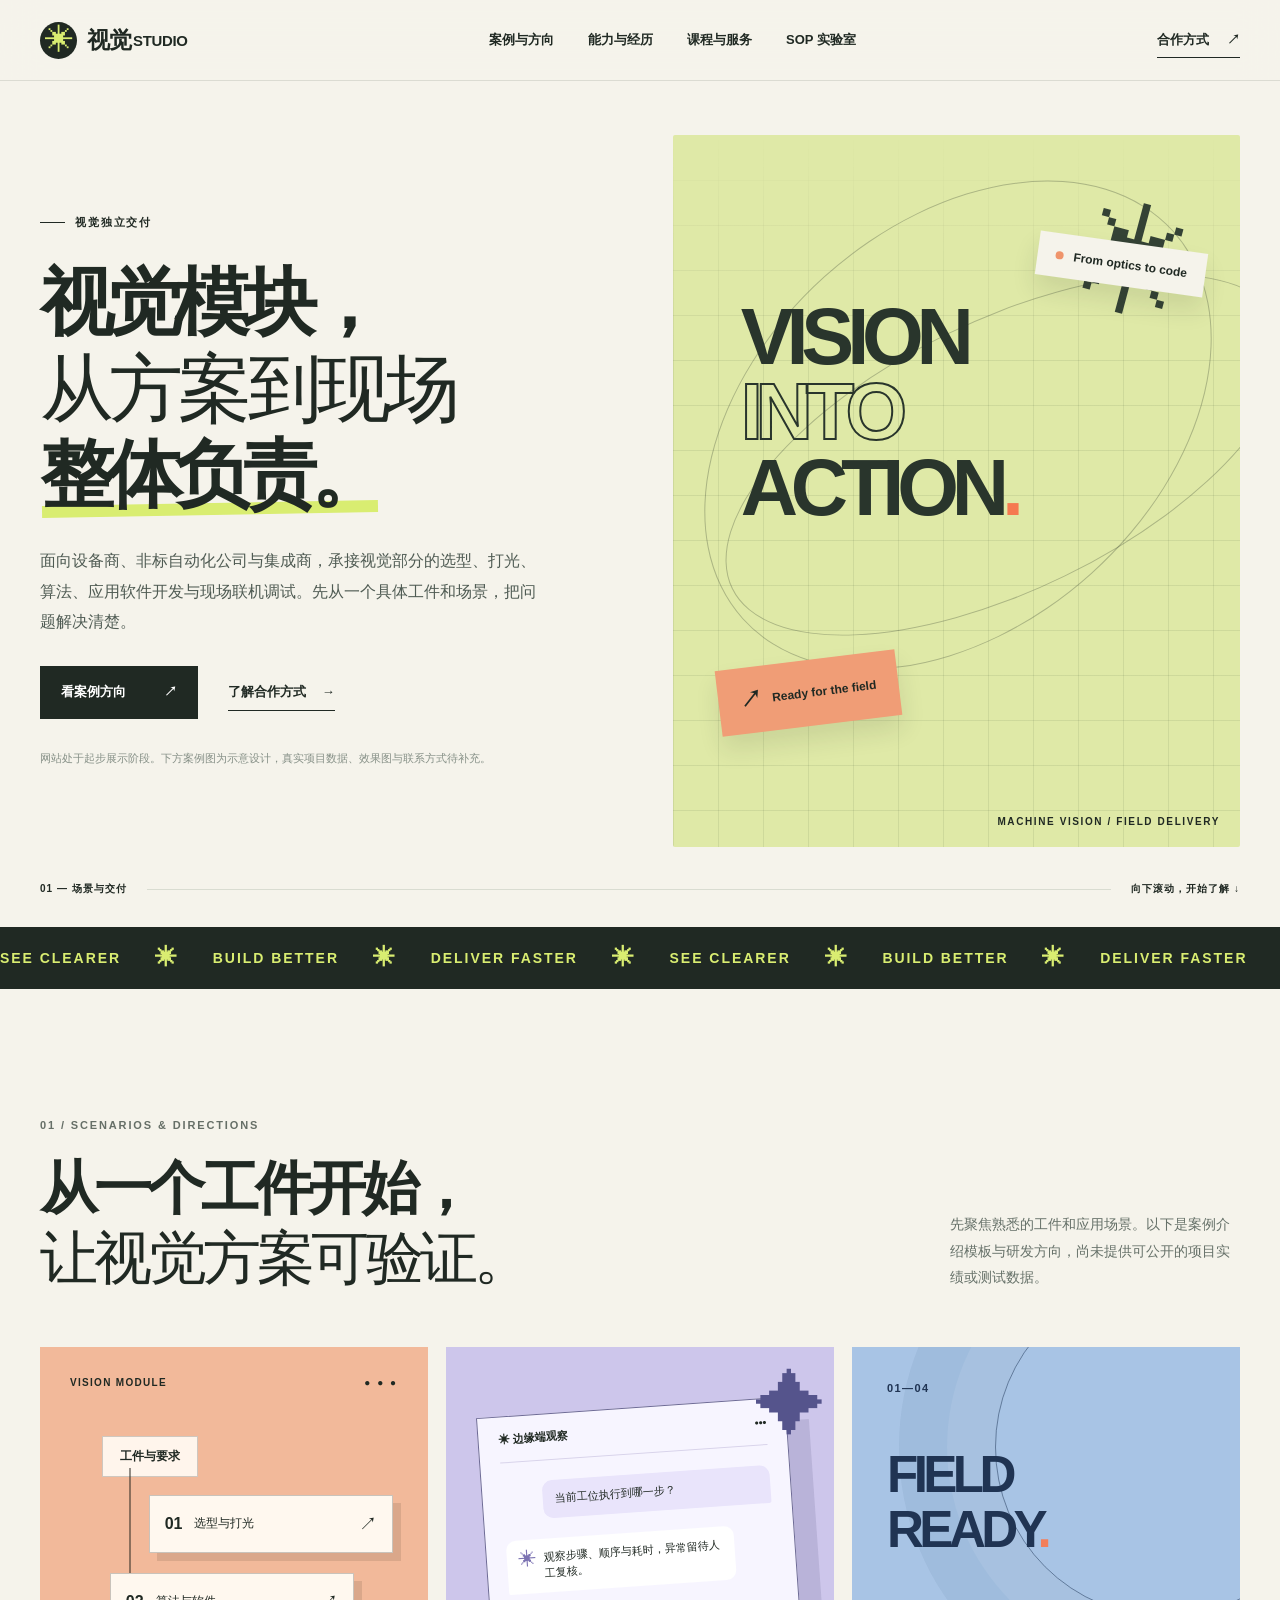
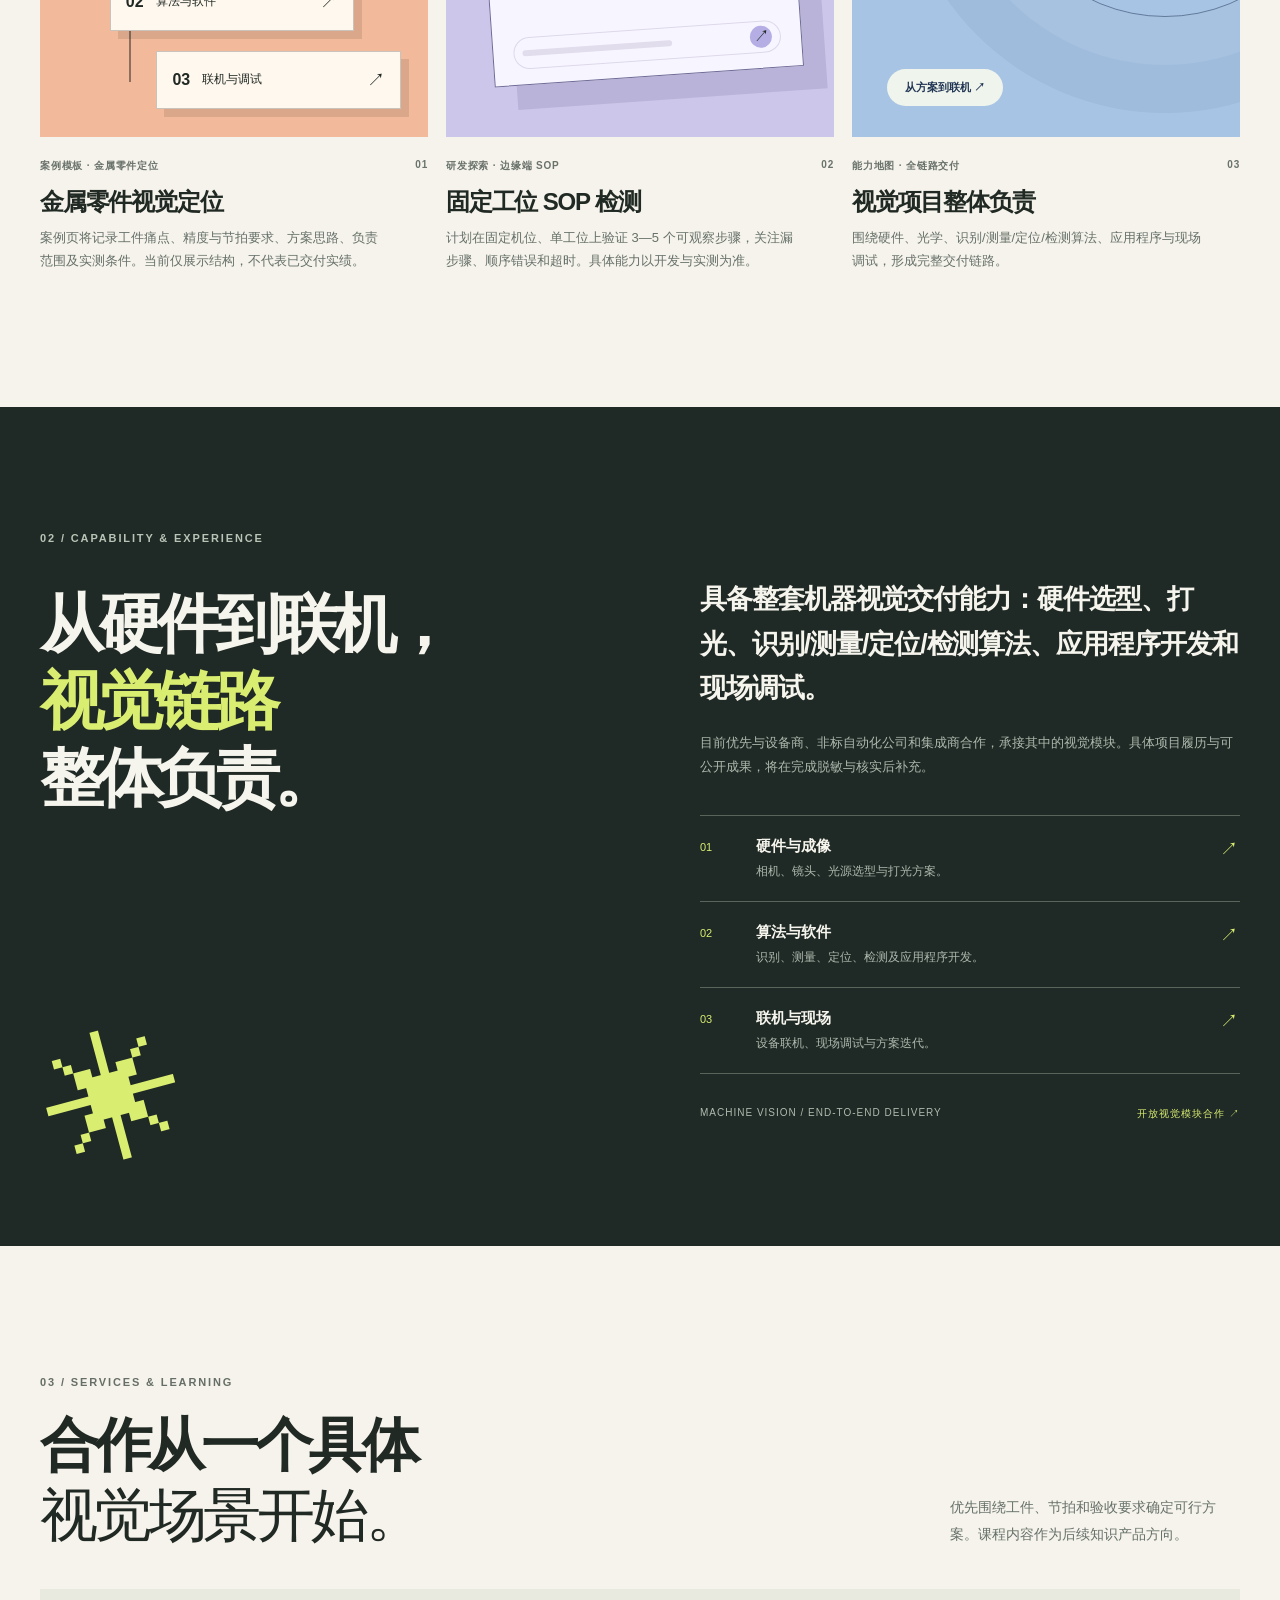
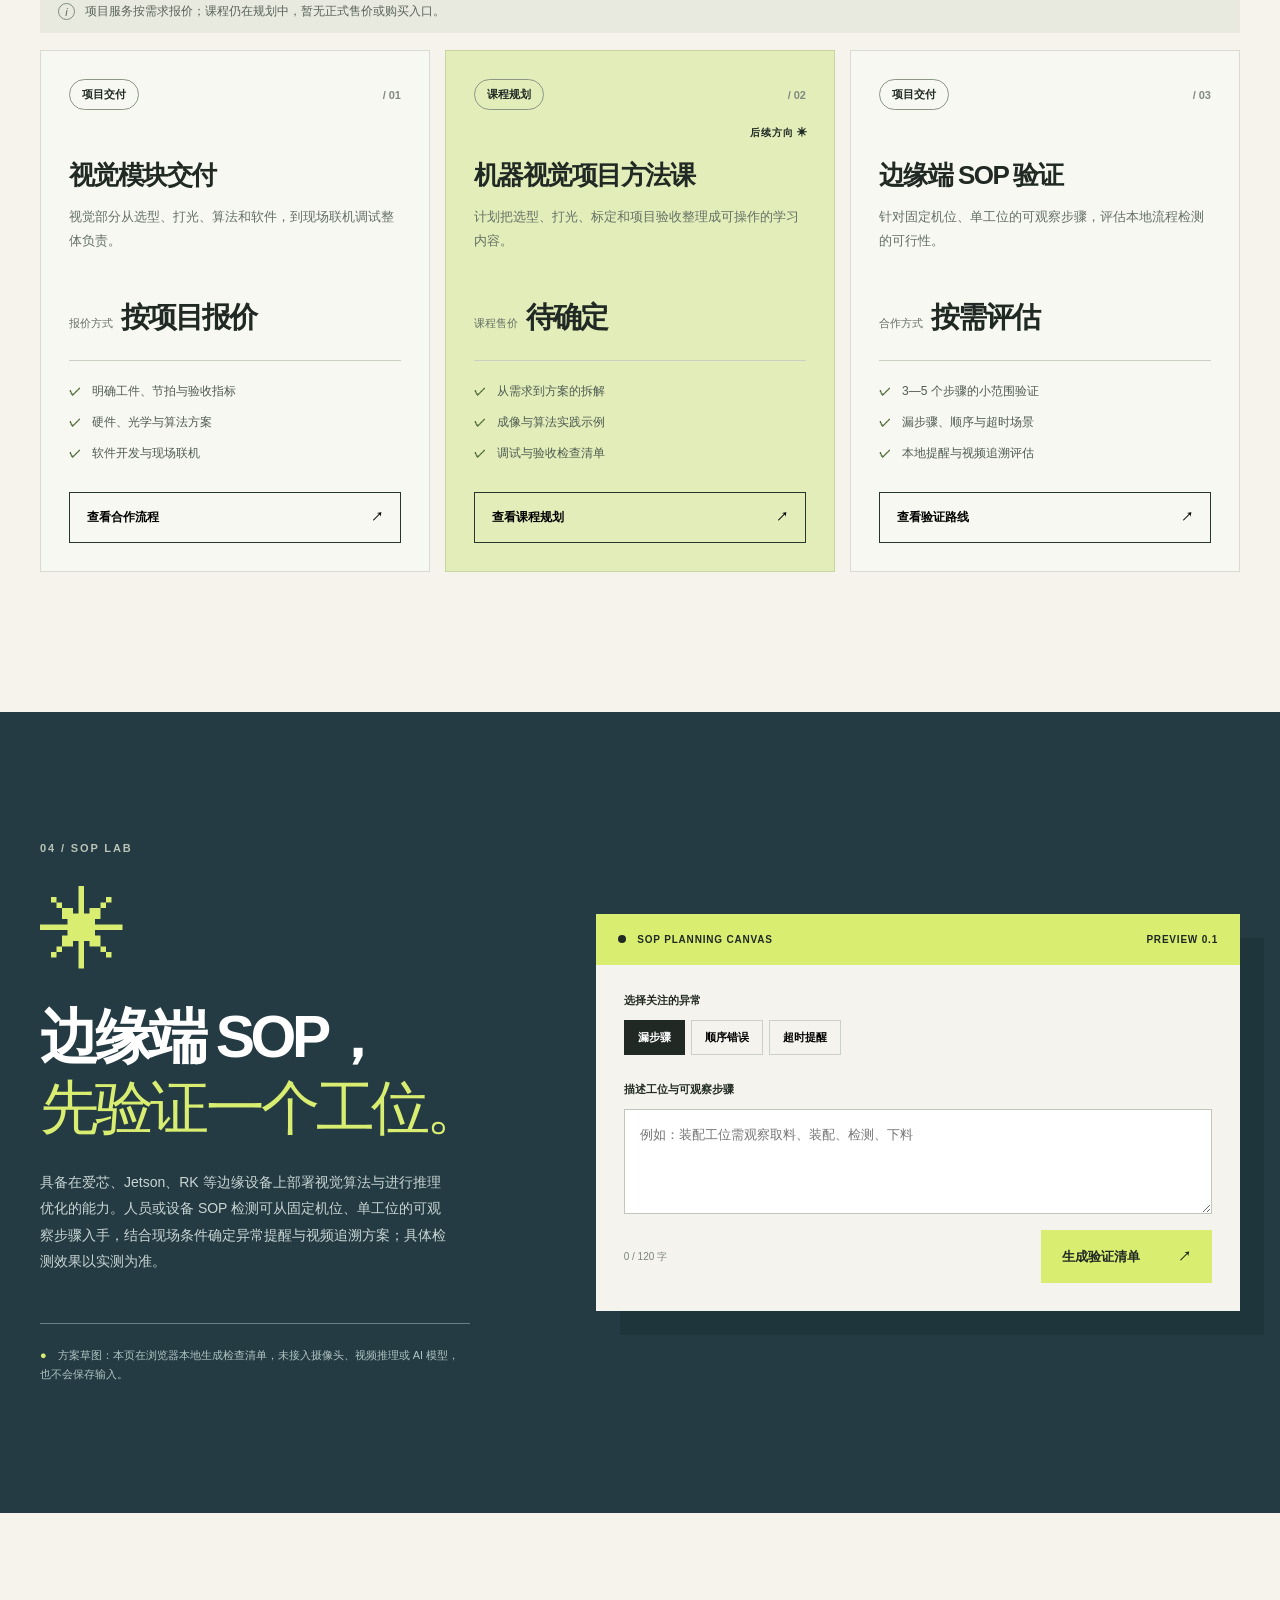
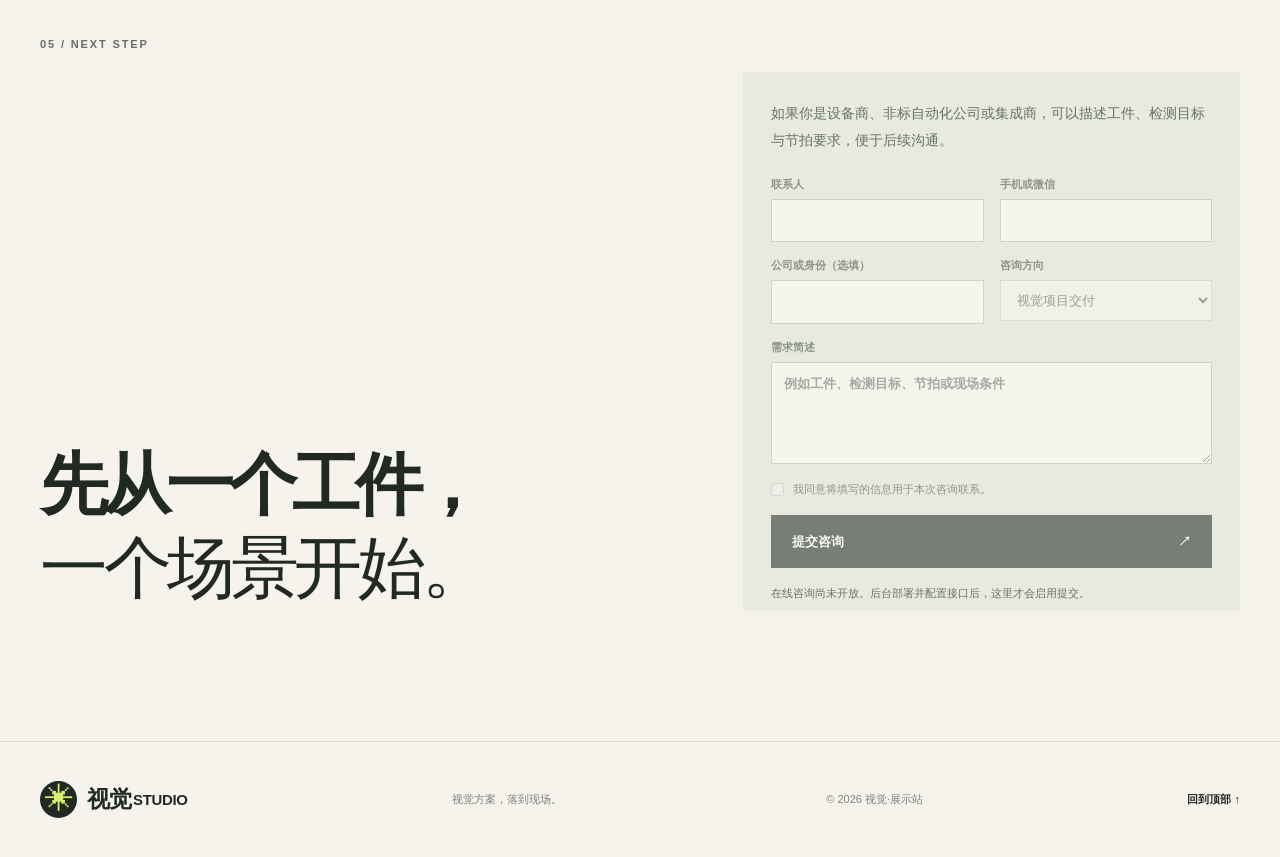
<file: index.html>
<!doctype html>
<html lang="zh-CN">
<head>
  <meta charset="UTF-8" />
  <meta name="viewport" content="width=device-width, initial-scale=1" />
  <meta name="theme-color" content="#f5f3eb" />
  <meta name="description" content="视觉独立交付：硬件选型、打光、算法、应用软件与现场联机调试。" />
  <meta name="vision-api-base" content="" />
  <title>视觉工坊|视觉整体交付</title>
  <link rel="icon" href="./favicon.svg" type="image/svg+xml" />
  <link rel="stylesheet" href="./styles.css" />
  <script src="./script.js" defer></script>
</head>
<body>
  <a class="skip-link" href="#main">跳到主要内容</a>
  <header class="site-header" id="top"><div class="nav-wrap shell">
    <a class="brand" href="#top" aria-label="视觉STUDIO，返回顶部"><span class="brand-mark" aria-hidden="true">✳</span><span>视觉<span class="brand-en">STUDIO</span></span></a>
    <button class="menu-toggle" type="button" aria-expanded="false" aria-controls="site-nav" aria-label="打开导航菜单"><span></span><span></span></button>
    <nav class="site-nav" id="site-nav" aria-label="主导航"><a href="#works">案例与方向</a><a href="#about">能力与经历</a><a href="#courses">课程与服务</a><a href="#agent">SOP 实验室</a></nav>
    <a class="nav-cta" href="#courses">合作方式 <span aria-hidden="true">↗</span></a>
  </div></header>

  <main id="main">
    <section class="hero shell" aria-labelledby="hero-title">
      <div class="hero-copy">
        <p class="eyebrow"><span class="eyebrow-line"></span> 视觉独立交付</p>
        <h1 id="hero-title">视觉模块，<br /><em>从方案到现场</em><br /><span class="highlight">整体负责。</span></h1>
        <p class="hero-lede">面向设备商、非标自动化公司与集成商，承接视觉部分的选型、打光、算法、应用软件开发与现场联机调试。先从一个具体工件和场景，把问题解决清楚。</p>
        <div class="hero-actions"><a class="button button-dark" href="#works">看案例方向 <span aria-hidden="true">↗</span></a><a class="text-link" href="#courses">了解合作方式 <span aria-hidden="true">→</span></a></div>
        <p class="draft-note">网站处于起步展示阶段。下方案例图为示意设计，真实项目数据、效果图与联系方式待补充。</p>
      </div>
      <div class="hero-visual" role="img" aria-label="机器视觉从成像到交付的概念插画"><div class="visual-grid"></div><div class="visual-orbit orbit-one"></div><div class="visual-orbit orbit-two"></div><div class="visual-star star-a">✳</div><div class="visual-star star-b">✳</div><div class="hero-art-title">VISION<br /><span>INTO</span><br />ACTION<span class="period">.</span></div><div class="visual-sticker sticker-top"><span class="sticker-dot"></span> From optics to code</div><div class="visual-sticker sticker-bottom"><span aria-hidden="true">↗</span> Ready for the field</div><div class="visual-caption">MACHINE VISION / FIELD DELIVERY</div></div>
      <div class="hero-index"><span>01 — 场景与交付</span><span class="hero-index-line"></span><span>向下滚动，开始了解 <span aria-hidden="true">↓</span></span></div>
    </section>
    <div class="marquee" aria-hidden="true"><div class="marquee-inner">SEE CLEARER <span>✳</span> BUILD BETTER <span>✳</span> DELIVER FASTER <span>✳</span> SEE CLEARER <span>✳</span> BUILD BETTER <span>✳</span> DELIVER FASTER <span>✳</span></div></div>

    <section class="section works-section shell" id="works" aria-labelledby="works-title">
      <div class="section-heading"><div><p class="section-index">01 / SCENARIOS & DIRECTIONS</p><h2 id="works-title">从一个工件开始，<br /><em>让视觉方案可验证。</em></h2></div><p>先聚焦熟悉的工件和应用场景。以下是案例介绍模板与研发方向，尚未提供可公开的项目实绩或测试数据。</p></div>
      <div class="work-grid">
        <article class="work-card work-orange"><div class="work-art art-flow" aria-hidden="true"><div class="flow-top">VISION MODULE <span>● ● ●</span></div><div class="flow-chip">工件与要求</div><div class="flow-connector"></div><div class="flow-card"><b>01</b><span>选型与打光</span><i>↗</i></div><div class="flow-card second"><b>02</b><span>算法与软件</span><i>↗</i></div><div class="flow-card third"><b>03</b><span>联机与调试</span><i>↗</i></div></div><div class="work-meta"><span>案例模板 · 金属零件定位</span><span>01</span></div><h3>金属零件视觉定位</h3><p>案例页将记录工件痛点、精度与节拍要求、方案思路、负责范围及实测条件。当前仅展示结构，不代表已交付实绩。</p></article>
        <article class="work-card work-lavender"><div class="work-art art-agent" aria-hidden="true"><div class="agent-window"><div class="agent-window-head"><span>✳ 边缘端观察</span><span>•••</span></div><div class="agent-chat user-chat">当前工位执行到哪一步？</div><div class="agent-chat bot-chat"><span>✳</span> 观察步骤、顺序与耗时，异常留待人工复核。</div><div class="agent-bar"><span></span><i>↗</i></div></div><div class="agent-spark">✦</div></div><div class="work-meta"><span>研发探索 · 边缘端 SOP</span><span>02</span></div><h3>固定工位 SOP 检测</h3><p>计划在固定机位、单工位上验证 3—5 个可观察步骤，关注漏步骤、顺序错误和超时。具体能力以开发与实测为准。</p></article>
        <article class="work-card work-blue"><div class="work-art art-learning" aria-hidden="true"><div class="learning-arc"></div><div class="learning-number">01—04</div><div class="learning-title">FIELD<br />READY<span>.</span></div><div class="learning-chip">从方案到联机 ↗</div></div><div class="work-meta"><span>能力地图 · 全链路交付</span><span>03</span></div><h3>视觉项目整体负责</h3><p>围绕硬件、光学、识别/测量/定位/检测算法、应用程序与现场调试，形成完整交付链路。</p></article>
      </div>
    </section>

    <section class="about-section" id="about" aria-labelledby="about-title"><div class="shell about-grid"><div class="about-left"><p class="section-index light">02 / CAPABILITY & EXPERIENCE</p><h2 id="about-title">从硬件到联机，<br /><span>视觉链路</span><br />整体负责。</h2><div class="about-flower" aria-hidden="true">✳</div></div><div class="about-right"><p class="about-intro">具备整套机器视觉交付能力：硬件选型、打光、识别/测量/定位/检测算法、应用程序开发和现场调试。</p><p class="about-sub">目前优先与设备商、非标自动化公司和集成商合作，承接其中的视觉模块。具体项目履历与可公开成果，将在完成脱敏与核实后补充。</p><div class="journey"><div class="journey-item"><span>01</span><div><h3>硬件与成像</h3><p>相机、镜头、光源选型与打光方案。</p></div><b>↗</b></div><div class="journey-item"><span>02</span><div><h3>算法与软件</h3><p>识别、测量、定位、检测及应用程序开发。</p></div><b>↗</b></div><div class="journey-item"><span>03</span><div><h3>联机与现场</h3><p>设备联机、现场调试与方案迭代。</p></div><b>↗</b></div></div><div class="about-foot"><span>MACHINE VISION / END-TO-END DELIVERY</span><span>开放视觉模块合作 <span aria-hidden="true">↗</span></span></div></div></div></section>

    <section class="section courses-section shell" id="courses" aria-labelledby="courses-title"><div class="section-heading courses-heading"><div><p class="section-index">03 / SERVICES & LEARNING</p><h2 id="courses-title">合作从一个具体<br /><em>视觉场景开始。</em></h2></div><p>优先围绕工件、节拍和验收要求确定可行方案。课程内容作为后续知识产品方向。</p></div><div class="pricing-notice"><span class="notice-icon">i</span> 项目服务按需求报价；课程仍在规划中，暂无正式售价或购买入口。</div><div class="pricing-grid">
      <article class="price-card"><div class="price-card-top"><span class="offer-type">项目交付</span><span class="offer-id">/ 01</span></div><h3>视觉模块交付</h3><p class="offer-description">视觉部分从选型、打光、算法和软件，到现场联机调试整体负责。</p><div class="price"><small>报价方式</small><strong class="custom-price">按项目报价</strong></div><ul><li>明确工件、节拍与验收指标</li><li>硬件、光学与算法方案</li><li>软件开发与现场联机</li></ul><button class="offer-button" type="button" data-course="foundation">查看合作流程 <span aria-hidden="true">↗</span></button></article>
      <article class="price-card featured"><div class="price-card-top"><span class="offer-type">课程规划</span><span class="offer-id">/ 02</span></div><span class="popular-tag">后续方向 ✳</span><h3>机器视觉项目方法课</h3><p class="offer-description">计划把选型、打光、标定和项目验收整理成可操作的学习内容。</p><div class="price"><small>课程售价</small><strong class="custom-price">待确定</strong></div><ul><li>从需求到方案的拆解</li><li>成像与算法实践示例</li><li>调试与验收检查清单</li></ul><button class="offer-button" type="button" data-course="agent">查看课程规划 <span aria-hidden="true">↗</span></button></article>
      <article class="price-card"><div class="price-card-top"><span class="offer-type">项目交付</span><span class="offer-id">/ 03</span></div><h3>边缘端 SOP 验证</h3><p class="offer-description">针对固定机位、单工位的可观察步骤，评估本地流程检测的可行性。</p><div class="price"><small>合作方式</small><strong class="custom-price">按需评估</strong></div><ul><li>3—5 个步骤的小范围验证</li><li>漏步骤、顺序与超时场景</li><li>本地提醒与视频追溯评估</li></ul><button class="offer-button" type="button" data-course="consulting">查看验证路线 <span aria-hidden="true">↗</span></button></article>
    </div></section>

    <section class="agent-section" id="agent" aria-labelledby="agent-title"><div class="shell agent-grid"><div class="agent-intro"><p class="section-index light">04 / SOP LAB</p><div class="agent-symbol" aria-hidden="true">✳</div><h2 id="agent-title">边缘端 SOP，<br /><em>先验证一个工位。</em></h2><p>具备在爱芯、Jetson、RK 等边缘设备上部署视觉算法与进行推理优化的能力。人员或设备 SOP 检测可从固定机位、单工位的可观察步骤入手，结合现场条件确定异常提醒与视频追溯方案；具体检测效果以实测为准。</p><div class="agent-disclaimer"><span>●</span> 方案草图：本页在浏览器本地生成检查清单，未接入摄像头、视频推理或 AI 模型，也不会保存输入。</div></div><div class="agent-demo"><div class="demo-head"><span><i></i> SOP PLANNING CANVAS</span><span>PREVIEW 0.1</span></div><div class="demo-body"><p class="demo-label">选择关注的异常</p><div class="prompt-tabs" role="tablist" aria-label="选择 SOP 异常类型"><button type="button" role="tab" aria-selected="true" data-mode="content">漏步骤</button><button type="button" role="tab" aria-selected="false" data-mode="course">顺序错误</button><button type="button" role="tab" aria-selected="false" data-mode="workflow">超时提醒</button></div><label class="demo-label" for="idea-input">描述工位与可观察步骤</label><textarea id="idea-input" rows="3" maxlength="120" placeholder="例如：装配工位需观察取料、装配、检测、下料"></textarea><div class="demo-action"><span><span id="char-count">0</span> / 120 字</span><button class="button button-accent" id="generate-button" type="button">生成验证清单 <span aria-hidden="true">↗</span></button></div><div class="demo-result" id="demo-result" aria-live="polite" hidden><div class="result-top"><span>你的验证清单</span><button type="button" id="copy-result">复制内容</button></div><div id="result-content"></div></div></div></div></div></section>

    <section class="closing-section shell" id="contact"><p class="section-index">05 / NEXT STEP</p><div class="closing-grid"><h2>先从一个工件，<br /><em>一个场景开始。</em></h2><div class="contact-panel"><p>如果你是设备商、非标自动化公司或集成商，可以描述工件、检测目标与节拍要求，便于后续沟通。</p><form id="inquiry-form"><fieldset id="inquiry-fields" disabled><div class="contact-fields"><label>联系人 <input name="name" type="text" maxlength="60" autocomplete="name" required /></label><label>手机或微信 <input name="contact" type="text" maxlength="100" autocomplete="tel" required /></label><label>公司或身份（选填） <input name="company" type="text" maxlength="100" autocomplete="organization" /></label><label>咨询方向 <select name="type" required><option value="vision">视觉项目交付</option><option value="sop">边缘端 SOP 验证</option></select></label></div><label class="contact-description">需求简述 <textarea name="description" rows="4" maxlength="1000" placeholder="例如工件、检测目标、节拍或现场条件" required></textarea></label><label class="contact-consent"><input name="consent" type="checkbox" required /> 我同意将填写的信息用于本次咨询联系。</label><div class="contact-honeypot" aria-hidden="true"><label>请勿填写 <input name="website" type="text" tabindex="-1" autocomplete="off" /></label></div><button class="button button-dark" type="submit">提交咨询 <span aria-hidden="true">↗</span></button></fieldset></form><p class="contact-status" id="inquiry-status" role="status" aria-live="polite">在线咨询尚未开放。后台部署并配置接口后，这里才会启用提交。</p></div></div></section>
  </main>
  <footer class="site-footer"><div class="shell footer-inner"><a class="brand" href="#top"><span class="brand-mark" aria-hidden="true">✳</span><span>视觉<span class="brand-en">STUDIO</span></span></a><span>视觉方案，落到现场。</span><span>© <span id="year">2026</span> 视觉·展示站</span><a href="#top">回到顶部 ↑</a></div></footer>
  <dialog class="course-dialog" id="course-dialog" aria-labelledby="dialog-title"><button class="dialog-close" type="button" aria-label="关闭详情">×</button><p class="section-index" id="dialog-kicker"></p><h2 id="dialog-title"></h2><p id="dialog-description"></p><div id="dialog-content"></div><a class="button button-dark dialog-inquiry" id="dialog-inquiry" href="#contact" hidden>咨询这个方向 <span aria-hidden="true">↗</span></a><p class="dialog-note">服务范围与课程内容以正式沟通及后续发布为准。</p></dialog>
  <div class="toast" id="toast" role="status" aria-live="polite"></div>
</body>
</html>
</file>
<file: styles.css>
:root{--paper:#f5f3eb;--ink:#202923;--muted:#68716b;--line:#d9dcd1;--lime:#d9ed71;--orange:#ef946b;--purple:#cfc9f3;--blue:#9bbbe8;--sans:'DM Sans','Noto Sans SC','Microsoft YaHei',sans-serif;--display:'Manrope','Noto Sans SC','Microsoft YaHei',sans-serif}
*{box-sizing:border-box}html{scroll-behavior:smooth;scroll-padding-top:90px}body{margin:0;background:var(--paper);color:var(--ink);font-family:var(--sans);-webkit-font-smoothing:antialiased}button,input,textarea{font:inherit}button{cursor:pointer}a{color:inherit;text-decoration:none}img{max-width:100%}::selection{background:var(--lime);color:var(--ink)}.shell{width:min(100% - 80px,1440px);margin-inline:auto}.skip-link{position:absolute;z-index:100;left:16px;top:-60px;background:var(--ink);color:white;padding:12px 18px}.skip-link:focus{top:12px}.site-header{position:sticky;top:0;z-index:20;background:rgba(245,243,235,.92);border-bottom:1px solid rgba(32,41,35,.12);backdrop-filter:blur(18px)}.nav-wrap{height:80px;display:flex;align-items:center;gap:48px}.brand{display:inline-flex;align-items:center;gap:10px;font-family:var(--display);font-weight:800;font-size:23px;white-space:nowrap;letter-spacing:-1.5px}.brand-mark{display:grid;place-items:center;background:var(--ink);color:var(--lime);width:37px;height:37px;border-radius:50%;font-size:29px;font-weight:400;line-height:1}.brand-en{font-size:.65em;vertical-align:2px;letter-spacing:-.3px;margin-left:3px}.site-nav{display:flex;align-items:center;gap:34px;margin:auto;font-size:13px;font-weight:600}.site-nav a{transition:opacity .2s}.site-nav a:hover{opacity:.55}.nav-cta{font-size:13px;font-weight:700;border-bottom:1px solid var(--ink);padding:8px 0;white-space:nowrap}.nav-cta span{margin-left:14px}.menu-toggle{display:none}.hero{min-height:690px;display:grid;grid-template-columns:1.03fr .97fr;column-gap:30px;position:relative;padding-top:54px;padding-bottom:80px}.hero-copy{padding:80px 0 80px;display:flex;align-items:flex-start;flex-direction:column}.eyebrow,.section-index{font-size:11px;letter-spacing:.17em;font-weight:800;text-transform:uppercase}.eyebrow{display:flex;align-items:center;gap:10px;margin:0 0 30px}.eyebrow-line{display:block;width:25px;height:1px;background:var(--ink)}h1,h2,h3,p{margin-top:0}.hero h1{font-family:var(--display);font-weight:800;letter-spacing:-.085em;font-size:clamp(55px,5.8vw,91px);line-height:1.16;margin:0 0 28px}.hero h1 em,.section h2 em,.agent-intro h2 em,.closing-section h2 em{font-family:Georgia,'Noto Serif SC',serif;font-style:normal;font-weight:400;letter-spacing:-.065em}.hero h1 .highlight{position:relative;white-space:nowrap}.hero h1 .highlight:after{content:'';position:absolute;left:2px;right:0;bottom:1px;height:12px;z-index:-1;background:var(--lime);transform:rotate(-1deg)}.hero-lede{font-size:16px;line-height:1.9;color:#4f5b53;max-width:510px;margin:0 0 28px}.hero-actions{display:flex;align-items:center;gap:30px}.button{display:inline-flex;align-items:center;justify-content:space-between;gap:38px;min-height:53px;padding:0 20px;border:1px solid transparent;font-size:13px;font-weight:700;transition:transform .2s,background .2s}.button:hover,.offer-button:hover{transform:translateY(-3px)}.button-dark{background:var(--ink);color:white}.button-dark:hover{background:#39463c}.button-accent{background:var(--lime);color:var(--ink)}.button-accent:hover{background:#e8f5a3}.text-link{font-size:13px;font-weight:700;border-bottom:1px solid var(--ink);padding:9px 0}.text-link span{margin-left:12px}.draft-note{font-size:11px;color:#869087;line-height:1.7;margin:30px 0 0;max-width:475px}.hero-visual{position:relative;overflow:hidden;min-height:620px;background:#dfe9a7;border-radius:2px}.visual-grid{position:absolute;inset:0;background-image:linear-gradient(rgba(43,56,42,.09) 1px,transparent 1px),linear-gradient(90deg,rgba(43,56,42,.09) 1px,transparent 1px);background-size:45px 45px;mask-image:linear-gradient(to bottom,transparent,#000 30%,#000)}.visual-orbit{position:absolute;border:1px solid rgba(37,49,37,.28);border-radius:50%;transform:rotate(-26deg)}.orbit-one{width:610px;height:270px;top:185px;left:5%}.orbit-two{width:400px;height:580px;top:0;left:15%;transform:rotate(48deg)}.visual-star{position:absolute;color:#344235;line-height:1}.star-a{font-size:120px;right:8%;top:10%;transform:rotate(15deg)}.star-b{font-size:38px;left:9%;bottom:19%}.hero-art-title{position:absolute;z-index:2;left:12%;top:23%;font-family:var(--display);font-size:clamp(66px,6.2vw,105px);line-height:.95;letter-spacing:-.09em;font-weight:800;color:#29352c}.hero-art-title>span:not(.period){color:transparent;-webkit-text-stroke:2px #29352c}.period{color:#f57950}.visual-sticker{position:absolute;z-index:3;display:flex;align-items:center;gap:10px;box-shadow:0 14px 25px rgba(40,50,35,.11);font-size:12px;font-weight:700}.sticker-top{right:6%;top:15%;background:var(--paper);padding:15px 18px;transform:rotate(8deg)}.sticker-bottom{left:8%;bottom:17%;background:#f09d76;padding:18px 22px;transform:rotate(-7deg)}.sticker-bottom>span{font-size:22px}.sticker-dot{width:8px;height:8px;border-radius:50%;background:#ef946b}.visual-caption{position:absolute;bottom:20px;right:20px;font-size:10px;letter-spacing:.16em;font-weight:800}.hero-index{position:absolute;bottom:31px;left:0;right:0;display:flex;align-items:center;gap:20px;font-size:10px;letter-spacing:.1em;font-weight:700;text-transform:uppercase}.hero-index-line{height:1px;background:var(--line);flex:1}.marquee{overflow:hidden;background:var(--ink);color:var(--lime);padding:18px 0;font-family:var(--display);font-size:14px;letter-spacing:.14em;font-weight:800;white-space:nowrap}.marquee-inner{width:max-content;animation:move 35s linear infinite}.marquee span{margin:0 28px;font-size:22px;vertical-align:-2px}@keyframes move{to{transform:translateX(-50%)}}.section{padding-top:130px;padding-bottom:135px}.section-heading{display:flex;align-items:end;justify-content:space-between;gap:40px;margin-bottom:52px}.section-index{margin:0 0 22px;color:#666f67}.section h2,.closing-section h2{font-family:var(--display);font-weight:800;letter-spacing:-.075em;font-size:clamp(42px,4.5vw,70px);line-height:1.22;margin:0}.section-heading>p{width:290px;font-size:14px;line-height:1.9;color:#667169;margin-bottom:4px}.work-grid{display:grid;grid-template-columns:repeat(3,1fr);gap:18px}.work-card{min-width:0}.work-art{height:390px;position:relative;overflow:hidden;margin-bottom:22px}.work-orange .work-art{background:#f2b99a}.work-lavender .work-art{background:#cdc6eb}.work-blue .work-art{background:#a8c4e5}.work-meta{display:flex;justify-content:space-between;font-size:10px;font-weight:800;letter-spacing:.08em;color:#69726b;text-transform:uppercase;margin-bottom:13px}.work-card h3{font-family:var(--display);font-size:24px;letter-spacing:-.05em;margin:0 0 8px}.work-card>p{font-size:13px;line-height:1.8;color:#667169;max-width:350px;margin:0}.art-flow{padding:30px}.flow-top{display:flex;justify-content:space-between;font-size:10px;letter-spacing:.13em;font-weight:800}.flow-top span{letter-spacing:2px}.flow-chip{position:absolute;left:16%;top:23%;background:#fff5ec;padding:11px 17px;font-size:12px;font-weight:700;border:1px solid rgba(40,38,32,.22)}.flow-connector{position:absolute;top:31%;left:23%;width:2px;height:55%;background:rgba(40,38,32,.5)}.flow-card{position:absolute;left:28%;top:38%;right:9%;height:58px;background:#fff8ef;display:flex;align-items:center;gap:12px;padding:0 15px;border:1px solid rgba(40,38,32,.25);box-shadow:8px 8px 0 rgba(42,35,31,.12);font-size:12px}.flow-card b{font-family:var(--display);font-size:16px}.flow-card i{font-style:normal;margin-left:auto;font-size:18px}.flow-card.second{top:58%;left:18%;right:19%}.flow-card.third{top:78%;left:30%;right:7%}.art-agent{display:grid;place-items:center}.agent-window{width:80%;height:270px;background:#f7f5ff;box-shadow:22px 24px 0 rgba(47,44,82,.12);transform:rotate(-4deg);border:1px solid #6e6b96;position:relative;padding:0 20px}.agent-window-head{height:46px;display:flex;align-items:center;justify-content:space-between;border-bottom:1px solid #d9d4eb;font-size:11px;font-weight:800}.agent-chat{font-size:11px;padding:11px 12px;line-height:1.45;max-width:85%;margin-top:20px}.user-chat{margin-left:auto;background:#e9e4fb;border-radius:10px 10px 2px 10px}.bot-chat{display:flex;align-items:flex-start;gap:7px;background:white;border-radius:10px 10px 10px 2px}.bot-chat span{color:#7b72b2;font-size:18px;line-height:1}.agent-bar{position:absolute;bottom:15px;left:20px;right:20px;height:32px;border:1px solid #ded9ea;border-radius:18px;display:flex;align-items:center;justify-content:space-between;padding:0 8px}.agent-bar span{height:6px;width:60%;background:#e2ddec;border-radius:3px}.agent-bar i{display:grid;place-items:center;width:22px;height:22px;background:#b4aee5;border-radius:50%;font-style:normal}.agent-spark{position:absolute;font-size:70px;color:#55548c;right:2%;top:5%}.art-learning{padding:35px;color:#203453}.learning-arc{position:absolute;right:-95px;top:-70px;width:340px;height:340px;border:1px solid rgba(28,51,82,.5);border-radius:50%;box-shadow:0 0 0 48px rgba(255,255,255,.08),0 0 0 96px rgba(28,51,82,.06)}.learning-number{font-size:11px;letter-spacing:.13em;font-weight:800}.learning-title{position:absolute;left:35px;top:100px;font-family:var(--display);font-size:clamp(40px,4vw,67px);font-weight:800;line-height:1.08;letter-spacing:-.09em}.learning-title span{color:#f37e59}.learning-chip{position:absolute;left:35px;bottom:31px;background:#eff4ec;border-radius:30px;padding:11px 18px;font-size:11px;font-weight:800}.about-section{background:#1f2925;color:#f6f5ed;padding:125px 0}.about-grid{display:grid;grid-template-columns:1fr 1fr;gap:10%;min-height:520px}.section-index.light{color:#b9c3b6}.about-left{display:flex;flex-direction:column}.about-left h2{font-family:var(--display);font-size:clamp(55px,5vw,82px);line-height:1.2;letter-spacing:-.085em;margin:20px 0}.about-left h2 span{color:var(--lime)}.about-flower{margin-top:auto;color:var(--lime);font-size:140px;line-height:1;transform:rotate(-15deg)}.about-right{padding-top:45px}.about-intro{font-size:clamp(22px,2.1vw,32px);font-weight:600;line-height:1.65;letter-spacing:-.04em;margin:0 0 20px}.about-sub{font-size:13px;line-height:1.9;color:#aeb9ae;max-width:570px;margin-bottom:35px}.journey{border-top:1px solid #59655b}.journey-item{display:grid;grid-template-columns:44px 1fr 20px;gap:12px;padding:21px 0;border-bottom:1px solid #59655b}.journey-item>span{font-size:11px;color:var(--lime);margin-top:4px}.journey-item h3{font-size:15px;margin:0 0 7px}.journey-item p{font-size:12px;color:#adb9ae;margin:0}.journey-item b{font-size:18px;font-weight:400;color:var(--lime)}.about-foot{display:flex;justify-content:space-between;gap:15px;margin-top:33px;font-size:10px;letter-spacing:.1em;color:#afbbaf}.about-foot span:last-child{color:var(--lime)}.courses-section{padding-bottom:140px}.courses-heading{margin-bottom:38px}.pricing-notice{display:flex;align-items:center;gap:10px;background:#e9eadf;color:#59635a;font-size:12px;line-height:1.5;padding:13px 18px;margin-bottom:17px}.notice-icon{display:grid;place-items:center;width:17px;height:17px;border:1px solid #7f8a7e;border-radius:50%;font-size:11px;flex:none;font-style:italic}.pricing-grid{display:grid;grid-template-columns:repeat(3,1fr);gap:15px}.price-card{position:relative;border:1px solid #d7dbd0;background:#f8f8f2;padding:28px;min-height:520px;display:flex;flex-direction:column}.price-card.featured{background:#e3edba;border-color:#c9d59e}.price-card-top{display:flex;justify-content:space-between;align-items:center;margin-bottom:48px;font-size:11px;font-weight:800}.offer-type{border:1px solid #8c9685;border-radius:20px;padding:7px 12px}.offer-id{color:#818a7e}.popular-tag{position:absolute;right:26px;top:75px;font-size:10px;font-weight:800;letter-spacing:.08em}.price-card h3{font-size:26px;font-family:var(--display);letter-spacing:-.06em;margin:0 0 12px}.offer-description{font-size:13px;line-height:1.8;color:#647064;min-height:70px;margin:0 0 23px}.price{display:flex;align-items:baseline;gap:8px;padding-bottom:22px;border-bottom:1px solid #cbd0c4;white-space:nowrap}.price small,.price span{font-size:11px;color:#657064}.price strong{font-size:40px;font-family:var(--display);letter-spacing:-.07em}.price strong.custom-price{font-size:29px}.price-card ul{list-style:none;padding:0;margin:22px 0 30px;display:grid;gap:14px;font-size:12px;color:#4f5b51}.price-card li:before{content:'✓';font-weight:900;color:#506c38;margin-right:11px}.offer-button{margin-top:auto;display:flex;align-items:center;justify-content:space-between;width:100%;background:transparent;border:1px solid #28352a;padding:16px 17px;font-size:12px;font-weight:800;transition:transform .2s,background .2s}.offer-button:hover{background:#fffdf3}.agent-section{background:#243b43;color:white;padding:130px 0}.agent-grid{display:grid;grid-template-columns:.82fr 1.18fr;gap:9%;align-items:center}.agent-intro{position:relative}.agent-symbol{font-size:88px;color:var(--lime);line-height:1;margin:35px 0 25px}.agent-intro h2{font-family:var(--display);font-size:clamp(48px,4.6vw,72px);line-height:1.2;letter-spacing:-.075em;margin:0 0 24px}.agent-intro h2 em{color:var(--lime)}.agent-intro>p:not(.section-index){color:#c9d5d3;line-height:1.9;font-size:14px;max-width:410px}.agent-disclaimer{border-top:1px solid #668087;padding-top:22px;margin-top:48px;color:#afc3c2;font-size:11px;line-height:1.7;max-width:430px}.agent-disclaimer span{color:var(--lime);margin-right:8px}.agent-demo{background:#f5f3ed;color:var(--ink);box-shadow:24px 24px 0 rgba(15,38,43,.25)}.demo-head{display:flex;justify-content:space-between;align-items:center;background:#d9ed71;height:51px;padding:0 22px;font-size:10px;font-weight:900;letter-spacing:.08em}.demo-head i{display:inline-block;width:8px;height:8px;background:var(--ink);border-radius:50%;margin-right:8px}.demo-body{padding:28px}.demo-label{display:block;font-size:11px;font-weight:800;margin:0 0 12px}.prompt-tabs{display:flex;gap:6px;flex-wrap:wrap;margin-bottom:27px}.prompt-tabs button{border:1px solid #cbd0c6;background:transparent;padding:9px 13px;font-size:11px;font-weight:700}.prompt-tabs button[aria-selected=true]{background:var(--ink);border-color:var(--ink);color:white}.demo-body textarea{width:100%;resize:vertical;min-height:105px;border:1px solid #bfc6bb;background:#fff;outline:none;padding:15px;font-size:13px;line-height:1.6;color:var(--ink)}.demo-body textarea:focus{border-color:#566b50;box-shadow:0 0 0 3px rgba(126,156,112,.18)}.demo-action{display:flex;align-items:center;justify-content:space-between;gap:20px;margin-top:12px}.demo-action>span{font-size:10px;color:#7b857c}.demo-result{background:#fff;border:1px solid #d2d8cb;margin-top:25px}.result-top{display:flex;justify-content:space-between;gap:15px;padding:14px 17px;border-bottom:1px solid #e2e5db;font-size:11px;font-weight:800}.result-top button{border:0;background:transparent;color:#46674d;text-decoration:underline;font-size:11px;font-weight:800}.result-content{padding:16px}.demo-result #result-content{padding:18px;font-size:12px;line-height:1.8}.demo-result h3{font-size:15px;margin:0 0 8px}.demo-result ol{margin:0;padding-left:20px}.demo-result li{margin-bottom:6px}.closing-section{padding-top:125px;padding-bottom:130px}.closing-grid{display:grid;grid-template-columns:1.1fr .9fr;gap:8%;align-items:end}.closing-section h2{font-size:clamp(50px,5.3vw,80px)}.closing-grid>div{padding-bottom:8px}.closing-grid p{font-size:14px;line-height:1.9;color:#67736a;max-width:360px;margin-bottom:25px}.site-footer{border-top:1px solid var(--line)}.footer-inner{min-height:115px;display:flex;align-items:center;justify-content:space-between;gap:20px}.footer-inner>span,.footer-inner>a:last-child{font-size:11px;color:#7a847b}.footer-inner>a:last-child{font-weight:700;color:var(--ink)}.course-dialog{border:0;width:min(540px,calc(100% - 32px));padding:35px;background:var(--paper);color:var(--ink);box-shadow:0 30px 100px #16271f77}.course-dialog::backdrop{background:#16271fbb;backdrop-filter:blur(4px)}.dialog-close{position:absolute;top:18px;right:20px;border:0;background:transparent;font-size:30px;line-height:1}.course-dialog h2{font-size:32px;letter-spacing:-.05em;margin:0 0 12px}.course-dialog>p:not(.section-index){font-size:13px;color:#647066;line-height:1.8}.course-dialog #dialog-content{border-top:1px solid var(--line);margin-top:20px;padding-top:20px}.course-dialog #dialog-content h3{font-size:13px}.course-dialog #dialog-content ol{padding-left:20px;font-size:13px;line-height:2}.course-dialog .dialog-note{border-top:1px solid var(--line);padding-top:15px;margin:18px 0 0!important;font-size:11px!important}.toast{position:fixed;z-index:100;bottom:25px;left:50%;transform:translate(-50%,20px);background:var(--ink);color:white;padding:10px 17px;font-size:12px;opacity:0;pointer-events:none;transition:.25s}.toast.show{opacity:1;transform:translate(-50%,0)}:focus-visible{outline:3px solid #f37d50;outline-offset:3px}
@media(max-width:1100px){.shell{width:min(100% - 48px,1440px)}.nav-wrap{gap:25px}.site-nav{gap:20px}.hero h1{font-size:clamp(52px,5.6vw,77px)}.hero-visual{min-height:560px}.hero-art-title{font-size:clamp(60px,6vw,85px)}.work-art{height:330px}.price-card{padding:22px}.agent-grid{gap:5%}}
@media(max-width:800px){.nav-wrap{height:68px}.menu-toggle{display:flex;flex-direction:column;justify-content:center;gap:5px;margin-left:auto;border:0;background:transparent;padding:10px}.menu-toggle span{width:23px;height:2px;background:var(--ink)}.site-nav{display:none;position:absolute;top:67px;left:0;right:0;background:var(--paper);padding:20px 24px 25px;border-bottom:1px solid var(--line);flex-direction:column;align-items:stretch;gap:0}.site-nav.open{display:flex}.site-nav a{padding:13px 0;font-size:14px}.nav-cta{display:none}.hero{grid-template-columns:1fr;padding-top:0;padding-bottom:80px}.hero-copy{padding:65px 0 50px}.hero h1{font-size:clamp(55px,10vw,82px)}.hero-visual{min-height:550px}.hero-art-title{font-size:clamp(80px,12vw,110px)}.hero-index{bottom:30px}.section{padding-top:90px;padding-bottom:95px}.section-heading{align-items:start;flex-direction:column;gap:15px}.section-heading>p{width:min(100%,500px)}.work-grid{grid-template-columns:repeat(2,1fr)}.work-card:last-child{grid-column:1/-1}.work-card:last-child .work-art{height:330px}.work-art{height:330px}.about-section,.agent-section{padding:90px 0}.about-grid,.agent-grid{grid-template-columns:1fr;gap:50px}.about-flower{display:none}.about-right{padding-top:0}.pricing-grid{grid-template-columns:repeat(2,1fr)}.price-card:last-child{grid-column:1/-1;min-height:440px}.closing-grid{grid-template-columns:1fr;gap:30px}.footer-inner{flex-wrap:wrap;padding:25px 0}.footer-inner>span:nth-child(2){display:none}}
@media(max-width:560px){.shell{width:min(100% - 36px,1440px)}.brand{font-size:20px}.brand-mark{height:32px;width:32px;font-size:25px}.hero-copy{padding-top:57px}.eyebrow{font-size:10px;margin-bottom:25px}.hero h1{font-size:clamp(46px,10.9vw,62px)}.hero-lede{font-size:14px}.hero-actions{align-items:flex-start;flex-direction:column;gap:13px}.hero-visual{min-height:420px}.hero-art-title{font-size:clamp(58px,14vw,80px);left:10%;top:27%}.star-a{font-size:80px}.sticker-top{top:9%;right:4%;font-size:10px}.sticker-bottom{bottom:13%;font-size:10px}.visual-caption{font-size:8px}.hero-index{font-size:9px}.hero-index span:last-child{display:none}.section h2,.closing-section h2{font-size:clamp(39px,9vw,52px)}.work-grid,.pricing-grid{grid-template-columns:1fr}.work-card:last-child,.price-card:last-child{grid-column:auto}.work-art,.work-card:last-child .work-art{height:330px}.work-card{margin-bottom:20px}.about-left h2{font-size:clamp(49px,11vw,68px)}.about-intro{font-size:22px}.price-card,.price-card:last-child{min-height:490px}.agent-intro h2{font-size:clamp(41px,10vw,58px)}.agent-demo{box-shadow:12px 12px 0 rgba(15,38,43,.25)}.demo-body{padding:20px}.demo-action{align-items:stretch;flex-direction:column;gap:8px}.demo-action .button{width:100%}.closing-section{padding-top:90px;padding-bottom:90px}.footer-inner{gap:16px}.footer-inner>span:nth-child(3){order:4;width:100%}}
@media(prefers-reduced-motion:reduce){html{scroll-behavior:auto}.marquee-inner{animation:none}.button,.offer-button,.toast{transition:none}}
.contact-panel{background:#e9eadf;padding:28px}.contact-panel>p:first-child{max-width:none;margin-bottom:23px}.contact-panel fieldset{border:0;margin:0;padding:0;min-width:0}.contact-panel fieldset:disabled{opacity:.56}.contact-fields{display:grid;grid-template-columns:repeat(2,minmax(0,1fr));gap:16px}.contact-panel label{display:flex;flex-direction:column;gap:7px;font-size:11px;font-weight:700;color:#435147}.contact-panel input:not([type=checkbox]),.contact-panel select,.contact-panel textarea{width:100%;min-width:0;border:1px solid #bac4b5;background:#fffdf7;color:var(--ink);padding:11px 12px;font-size:13px;line-height:1.5;border-radius:0}.contact-panel textarea{resize:vertical}.contact-description{margin-top:16px}.contact-panel .contact-consent{flex-direction:row;align-items:flex-start;gap:9px;margin:17px 0;font-weight:500;line-height:1.6}.contact-consent input{margin:2px 0 0;flex:none}.contact-panel .button{width:100%}.contact-panel button:disabled{cursor:not-allowed;transform:none}.contact-status{font-size:11px!important;line-height:1.7!important;margin:16px 0 0!important;max-width:none!important}.contact-honeypot{position:absolute;width:1px;height:1px;overflow:hidden;clip-path:inset(50%)}.dialog-inquiry{margin-top:19px}.dialog-inquiry[hidden]{display:none}
@media(max-width:560px){.contact-panel{padding:21px}.contact-fields{grid-template-columns:1fr}}
</file>
